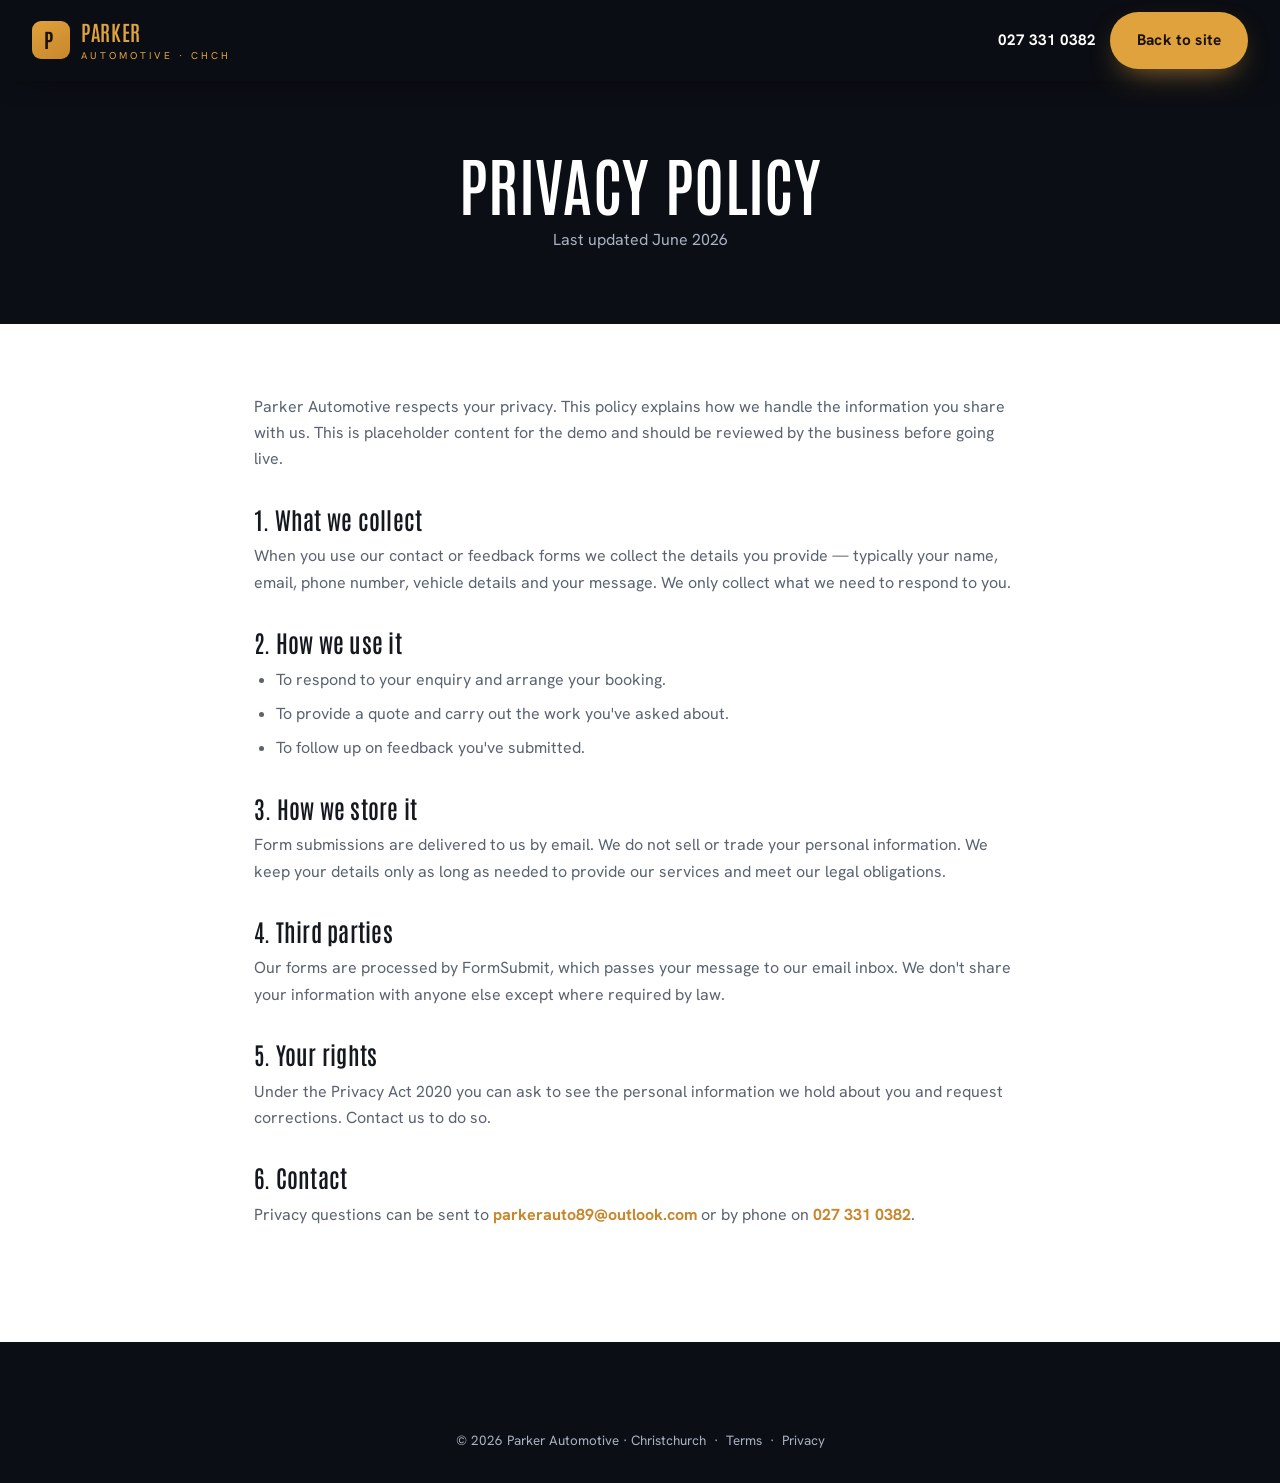
<file: privacy.html>
<!DOCTYPE html>
<html lang="en-NZ">
<head>
<meta charset="UTF-8">
<meta name="viewport" content="width=device-width, initial-scale=1.0">
<title>Privacy Policy | Parker Automotive, Christchurch</title>
<meta name="description" content="Privacy policy for Parker Automotive, Christchurch.">
<link rel="icon" href="data:image/svg+xml,<svg xmlns='http://www.w3.org/2000/svg' viewBox='0 0 100 100'><rect width='100' height='100' rx='20' fill='%230b0e14'/><text x='50' y='70' font-family='Arial' font-size='58' font-weight='700' fill='%23e0a23c' text-anchor='middle'>P</text></svg>">
<link rel="preconnect" href="https://fonts.googleapis.com">
<link rel="preconnect" href="https://fonts.gstatic.com" crossorigin>
<link href="https://fonts.googleapis.com/css2?family=Antonio:wght@300;400;500;600;700&family=Hanken+Grotesk:wght@400;500;600;700;800&display=swap" rel="stylesheet">
<link rel="stylesheet" href="styles.css">
</head>
<body>

<header class="nav scrolled">
  <a class="brand" href="index.html"><span class="mark">P</span><span><b>Parker</b><span>Automotive · CHCH</span></span></a>
  <div class="nav-cta">
    <a class="nav-phone" href="tel:+64273310382">027 331 0382</a>
    <a class="btn btn-primary" href="index.html">Back to site</a>
  </div>
</header>

<section class="page-hero">
  <div class="container"><h1>Privacy Policy</h1><p>Last updated June 2026</p></div>
</section>

<section class="legal">
  <div class="container" style="max-width:820px">
    <p>Parker Automotive respects your privacy. This policy explains how we handle the information you share with us. This is placeholder content for the demo and should be reviewed by the business before going live.</p>

    <h2>1. What we collect</h2>
    <p>When you use our contact or feedback forms we collect the details you provide — typically your name, email, phone number, vehicle details and your message. We only collect what we need to respond to you.</p>

    <h2>2. How we use it</h2>
    <ul>
      <li>To respond to your enquiry and arrange your booking.</li>
      <li>To provide a quote and carry out the work you've asked about.</li>
      <li>To follow up on feedback you've submitted.</li>
    </ul>

    <h2>3. How we store it</h2>
    <p>Form submissions are delivered to us by email. We do not sell or trade your personal information. We keep your details only as long as needed to provide our services and meet our legal obligations.</p>

    <h2>4. Third parties</h2>
    <p>Our forms are processed by FormSubmit, which passes your message to our email inbox. We don't share your information with anyone else except where required by law.</p>

    <h2>5. Your rights</h2>
    <p>Under the Privacy Act 2020 you can ask to see the personal information we hold about you and request corrections. Contact us to do so.</p>

    <h2>6. Contact</h2>
    <p>Privacy questions can be sent to <a href="mailto:parkerauto89@outlook.com" style="color:var(--accent-deep);font-weight:700">parkerauto89@outlook.com</a> or by phone on <a href="tel:+64273310382" style="color:var(--accent-deep);font-weight:700">027 331 0382</a>.</p>
  </div>
</section>

<footer class="footer">
  <div class="container">
    <div class="footer-bottom" style="border:0;justify-content:center">
      <span>© <span id="yr"></span> Parker Automotive · Christchurch &nbsp;·&nbsp; <a href="terms.html">Terms</a> &nbsp;·&nbsp; <a href="privacy.html">Privacy</a></span>
    </div>
  </div>
</footer>
<script>document.getElementById('yr').textContent=new Date().getFullYear();</script>
</body>
</html>
</file>
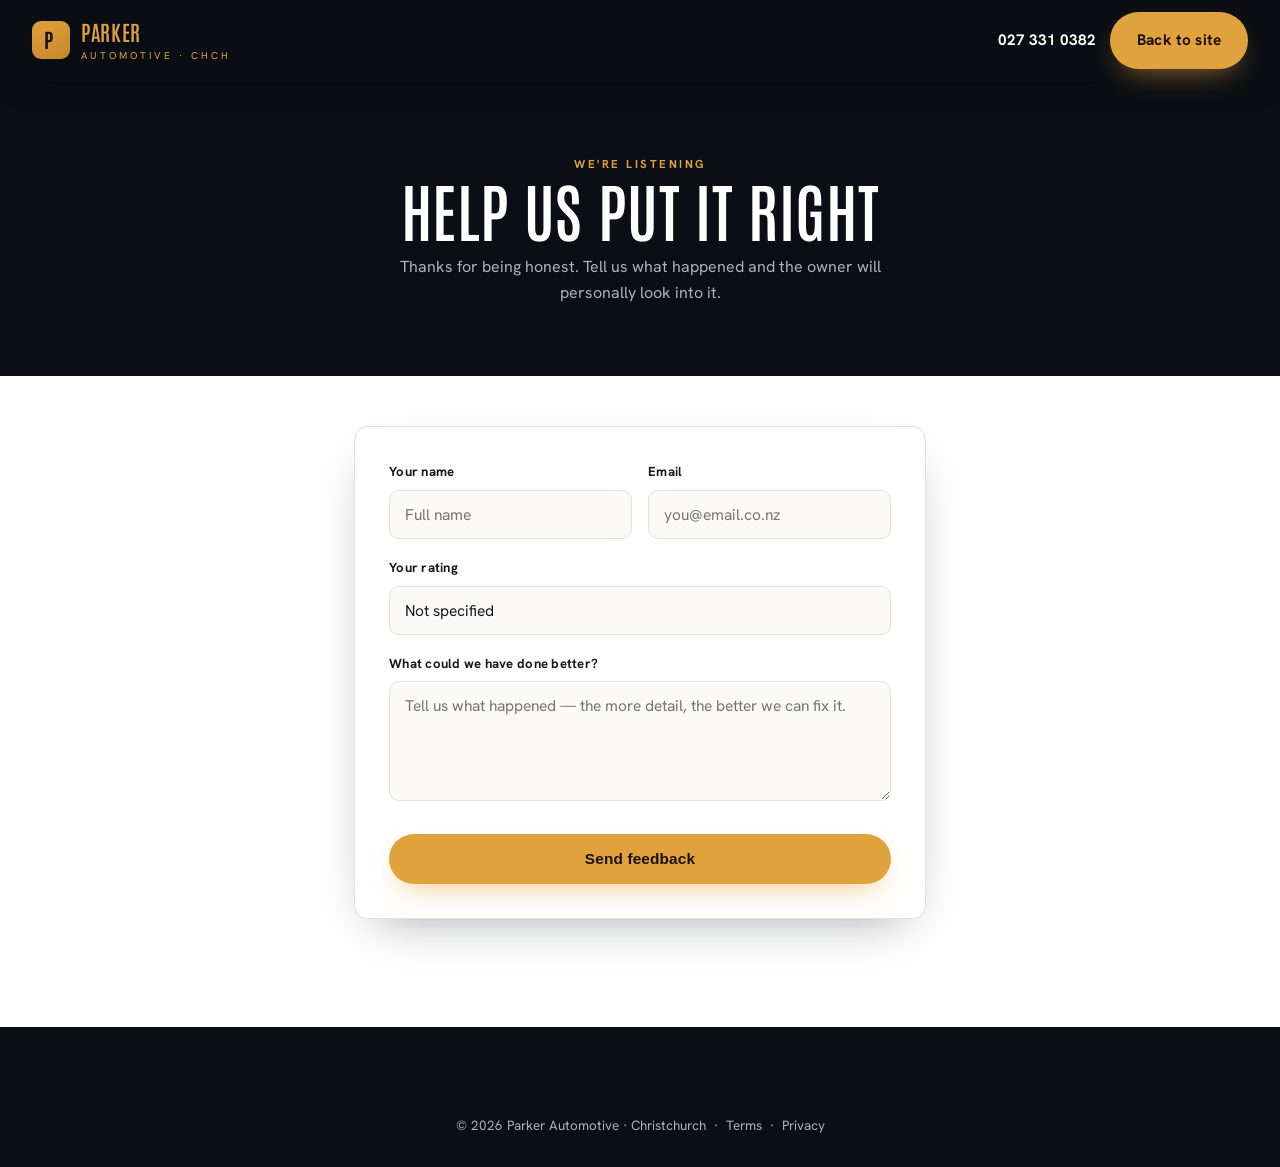
<file: private.html>
<!DOCTYPE html>
<html lang="en-NZ">
<head>
<meta charset="UTF-8">
<meta name="viewport" content="width=device-width, initial-scale=1.0">
<title>Share Your Feedback | Parker Automotive, Christchurch</title>
<meta name="description" content="Tell Parker Automotive how we can do better. Your feedback goes straight to the owner.">
<link rel="icon" href="data:image/svg+xml,<svg xmlns='http://www.w3.org/2000/svg' viewBox='0 0 100 100'><rect width='100' height='100' rx='20' fill='%230b0e14'/><text x='50' y='70' font-family='Arial' font-size='58' font-weight='700' fill='%23e0a23c' text-anchor='middle'>P</text></svg>">
<link rel="preconnect" href="https://fonts.googleapis.com">
<link rel="preconnect" href="https://fonts.gstatic.com" crossorigin>
<link href="https://fonts.googleapis.com/css2?family=Antonio:wght@300;400;500;600;700&family=Hanken+Grotesk:wght@400;500;600;700;800&display=swap" rel="stylesheet">
<link rel="stylesheet" href="styles.css">
</head>
<body>

<header class="nav scrolled">
  <a class="brand" href="index.html"><span class="mark">P</span><span><b>Parker</b><span>Automotive · CHCH</span></span></a>
  <div class="nav-cta">
    <a class="nav-phone" href="tel:+64273310382">027 331 0382</a>
    <a class="btn btn-primary" href="index.html">Back to site</a>
  </div>
</header>

<section class="page-hero">
  <div class="container review-wrap">
    <span class="eyebrow" style="color:var(--accent)">We're listening</span>
    <h1>Help us put it right</h1>
    <p>Thanks for being honest. Tell us what happened and the owner will personally look into it.</p>
  </div>
</section>

<section class="section" style="padding-top:50px">
  <div class="container" style="max-width:620px">
    <div id="thanks" style="display:none;text-align:center;background:var(--bone);border:1px solid var(--line);border-radius:var(--radius);padding:46px 30px">
      <div style="font-size:2.4rem;color:var(--accent)">✓</div>
      <h2 style="text-transform:none;margin:10px 0 8px;font-size:1.6rem">Thank you</h2>
      <p style="color:var(--muted)">Your feedback has been sent to Parker Automotive. We genuinely appreciate you taking the time, and we'll be in touch if needed.</p>
      <a class="btn btn-dark" href="index.html" style="margin-top:18px">Back to home</a>
    </div>

    <form id="fbForm" action="https://formsubmit.co/parkerauto89@outlook.com" method="POST">
      <input type="hidden" name="_subject" value="Private feedback — Parker Automotive website">
      <input type="hidden" name="_captcha" value="false">
      <input type="hidden" name="_template" value="table">
      <div class="field-row">
        <div class="field">
          <label for="name">Your name</label>
          <input type="text" id="name" name="name" placeholder="Full name" required>
        </div>
        <div class="field">
          <label for="email">Email</label>
          <input type="email" id="email" name="email" placeholder="you@email.co.nz" required>
        </div>
      </div>
      <div class="field">
        <label for="rating">Your rating</label>
        <input type="text" id="rating" name="rating" readonly>
      </div>
      <div class="field">
        <label for="feedback">What could we have done better?</label>
        <textarea id="feedback" name="feedback" placeholder="Tell us what happened — the more detail, the better we can fix it." required></textarea>
      </div>
      <button type="submit" class="btn btn-primary">Send feedback</button>
    </form>
  </div>
</section>

<footer class="footer">
  <div class="container">
    <div class="footer-bottom" style="border:0;justify-content:center">
      <span>© <span id="yr"></span> Parker Automotive · Christchurch &nbsp;·&nbsp; <a href="terms.html">Terms</a> &nbsp;·&nbsp; <a href="privacy.html">Privacy</a></span>
    </div>
  </div>
</footer>

<script>
  document.getElementById('yr').textContent=new Date().getFullYear();
  // Pre-fill rating from URL
  var params=new URLSearchParams(window.location.search);
  var r=params.get('rating');
  var ratingField=document.getElementById('rating');
  ratingField.value = (r? r : '') + (r? ' out of 5 stars' : 'Not specified');
  if(!r){ratingField.value='Not specified';}
  // Show success state after submit (FormSubmit AJAX endpoint)
  var form=document.getElementById('fbForm');
  form.addEventListener('submit',function(e){
    e.preventDefault();
    var data=new FormData(form);
    fetch('https://formsubmit.co/ajax/parkerauto89@outlook.com',{
      method:'POST',headers:{'Accept':'application/json'},body:data
    }).then(function(){showThanks();}).catch(function(){showThanks();});
  });
  function showThanks(){
    form.style.display='none';
    document.getElementById('thanks').style.display='block';
    window.scrollTo({top:0,behavior:'smooth'});
  }
</script>
</body>
</html>
</file>
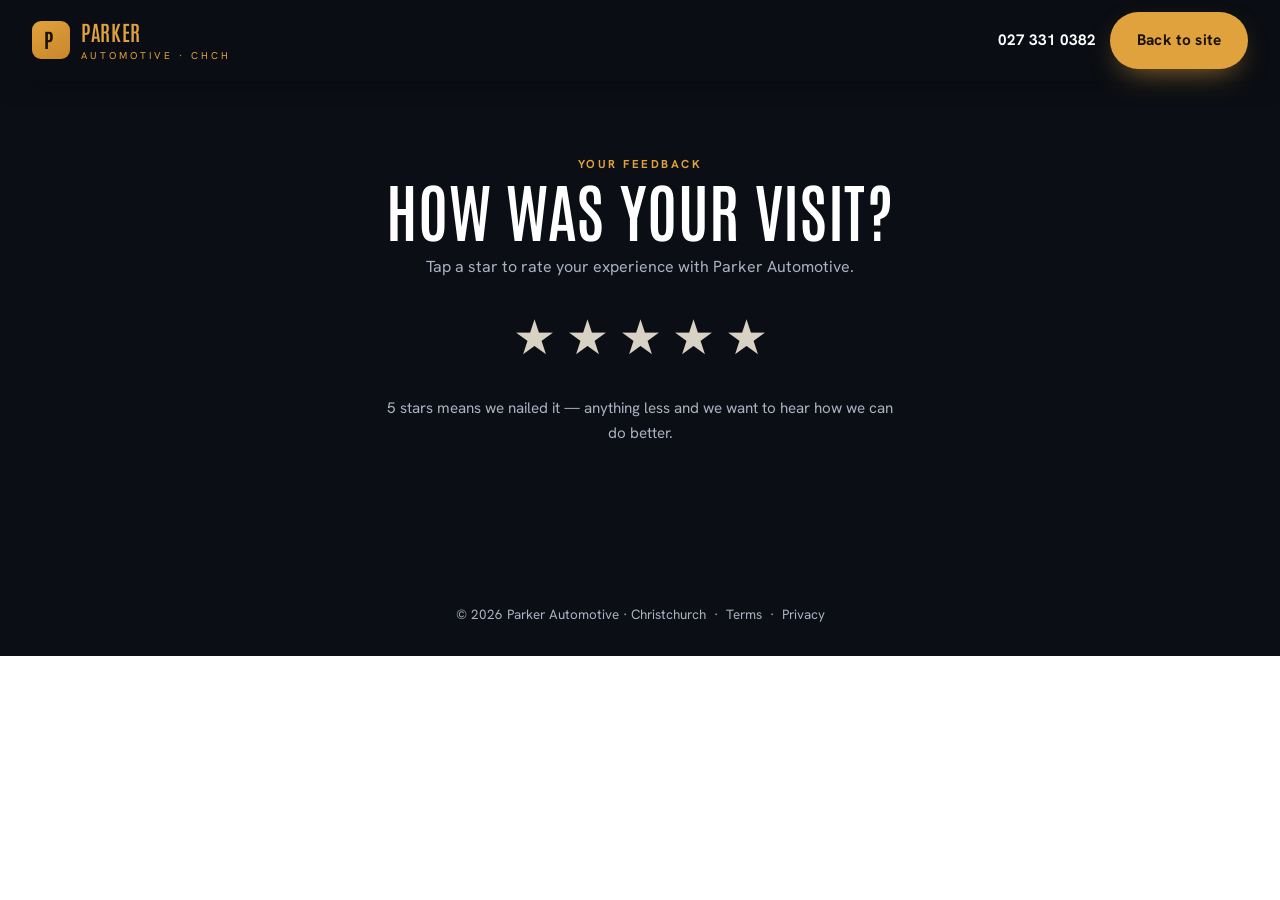
<file: review.html>
<!DOCTYPE html>
<html lang="en-NZ">
<head>
<meta charset="UTF-8">
<meta name="viewport" content="width=device-width, initial-scale=1.0">
<title>Leave a Review | Parker Automotive, Christchurch</title>
<meta name="description" content="Tell us how we did. Rate your experience with Parker Automotive in Christchurch.">
<link rel="icon" href="data:image/svg+xml,<svg xmlns='http://www.w3.org/2000/svg' viewBox='0 0 100 100'><rect width='100' height='100' rx='20' fill='%230b0e14'/><text x='50' y='70' font-family='Arial' font-size='58' font-weight='700' fill='%23e0a23c' text-anchor='middle'>P</text></svg>">
<link rel="preconnect" href="https://fonts.googleapis.com">
<link rel="preconnect" href="https://fonts.gstatic.com" crossorigin>
<link href="https://fonts.googleapis.com/css2?family=Antonio:wght@300;400;500;600;700&family=Hanken+Grotesk:wght@400;500;600;700;800&display=swap" rel="stylesheet">
<link rel="stylesheet" href="styles.css">
</head>
<body>

<div class="intro"><div class="mark-lg">PARKER <em>AUTOMOTIVE</em></div></div>

<header class="nav scrolled">
  <a class="brand" href="index.html"><span class="mark">P</span><span><b>Parker</b><span>Automotive · CHCH</span></span></a>
  <div class="nav-cta">
    <a class="nav-phone" href="tel:+64273310382">027 331 0382</a>
    <a class="btn btn-primary" href="index.html">Back to site</a>
  </div>
</header>

<section class="page-hero">
  <div class="container review-wrap">
    <span class="eyebrow" style="color:var(--accent)">Your feedback</span>
    <h1>How was your visit?</h1>
    <p>Tap a star to rate your experience with Parker Automotive.</p>
    <div class="star-pick" id="stars">
      <button data-v="1" aria-label="1 star">★</button>
      <button data-v="2" aria-label="2 stars">★</button>
      <button data-v="3" aria-label="3 stars">★</button>
      <button data-v="4" aria-label="4 stars">★</button>
      <button data-v="5" aria-label="5 stars">★</button>
    </div>
    <p class="review-note">5 stars means we nailed it — anything less and we want to hear how we can do better.</p>
  </div>
</section>

<footer class="footer">
  <div class="container">
    <div class="footer-bottom" style="border:0;justify-content:center">
      <span>© <span id="yr"></span> Parker Automotive · Christchurch &nbsp;·&nbsp; <a href="terms.html">Terms</a> &nbsp;·&nbsp; <a href="privacy.html">Privacy</a></span>
    </div>
  </div>
</footer>

<script>
  document.getElementById('yr').textContent=new Date().getFullYear();
  setTimeout(function(){var i=document.querySelector('.intro');if(i)i.classList.add('done');},700);
  // Replace with the real Google review link once the Business Profile is live.
  var GOOGLE_REVIEW_URL = "https://g.page/r/PLACEHOLDER";
  var stars = document.querySelectorAll('#stars button');
  stars.forEach(function(btn){
    btn.addEventListener('mouseenter',function(){
      var v=+btn.dataset.v;stars.forEach(function(s){s.classList.toggle('lit',+s.dataset.v<=v);});
    });
    btn.addEventListener('mouseleave',function(){stars.forEach(function(s){s.classList.remove('lit');});});
    btn.addEventListener('click',function(){
      var v=+btn.dataset.v;
      if(v>=4){window.location.href=GOOGLE_REVIEW_URL;}
      else{window.location.href='private.html?rating='+v;}
    });
  });
</script>
</body>
</html>
</file>
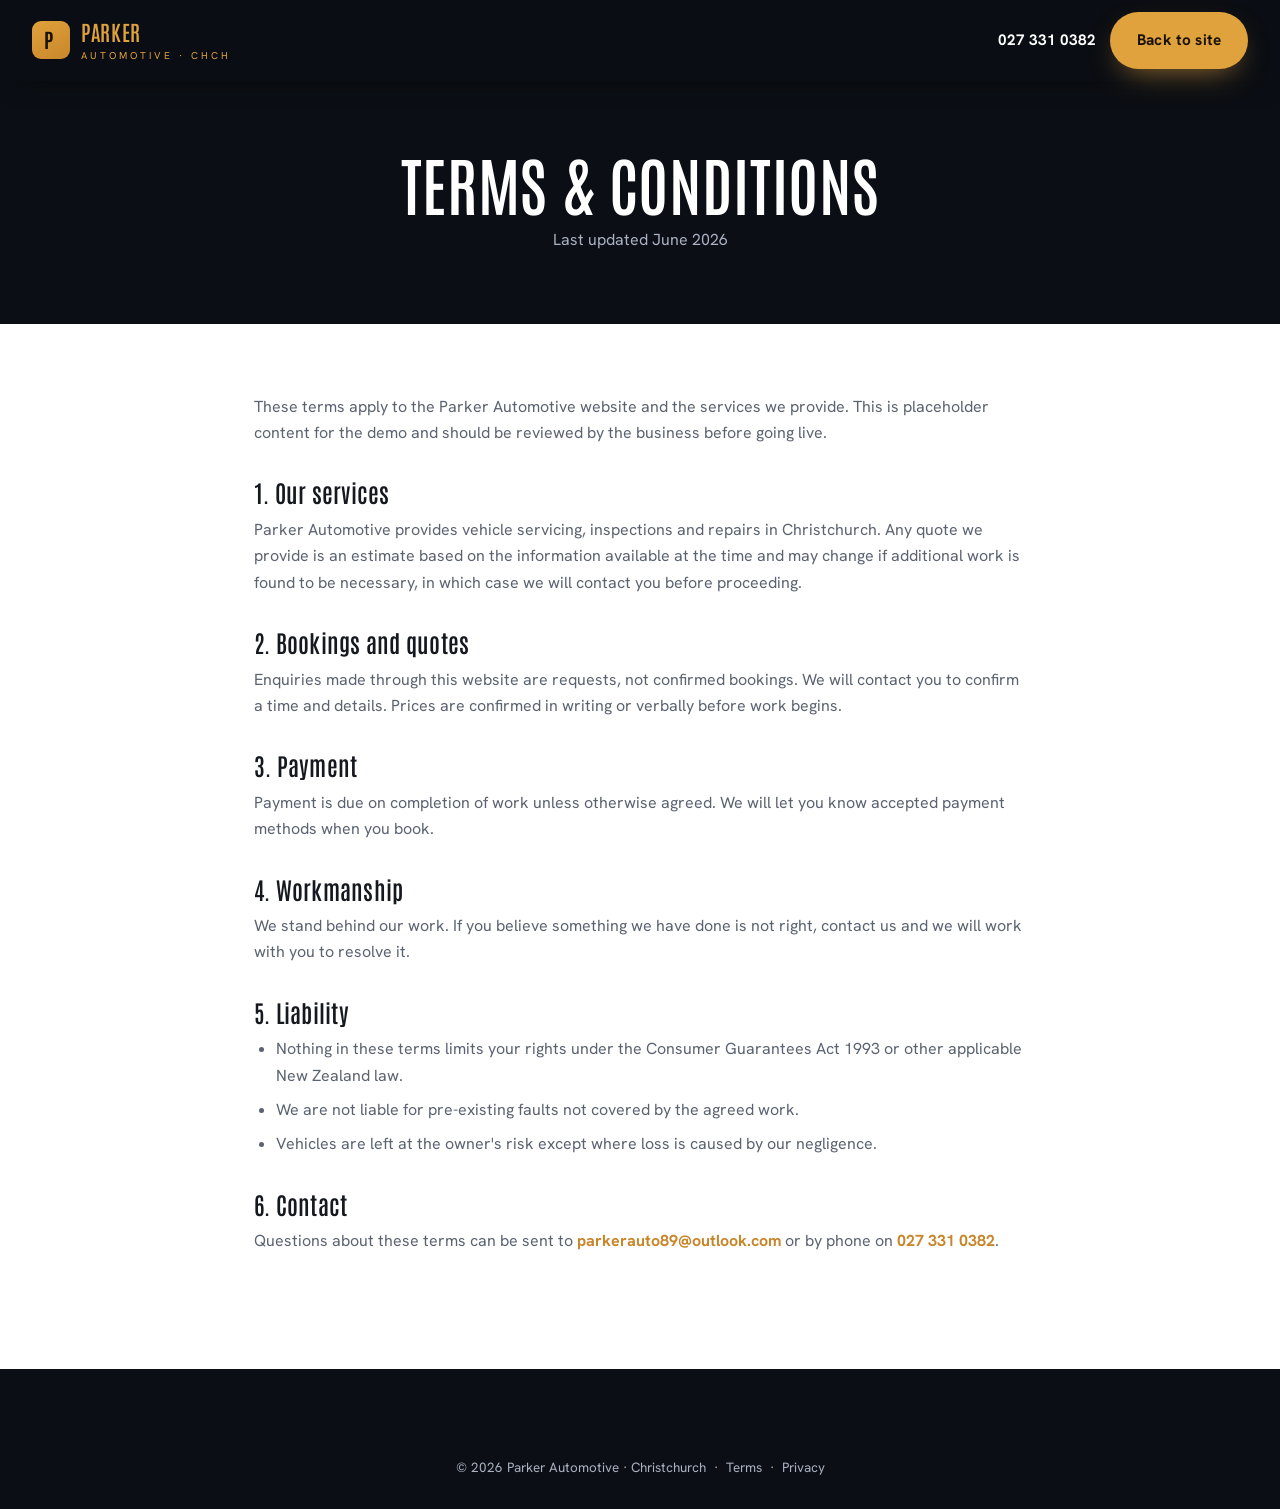
<file: terms.html>
<!DOCTYPE html>
<html lang="en-NZ">
<head>
<meta charset="UTF-8">
<meta name="viewport" content="width=device-width, initial-scale=1.0">
<title>Terms &amp; Conditions | Parker Automotive, Christchurch</title>
<meta name="description" content="Terms and conditions for Parker Automotive, Christchurch.">
<link rel="icon" href="data:image/svg+xml,<svg xmlns='http://www.w3.org/2000/svg' viewBox='0 0 100 100'><rect width='100' height='100' rx='20' fill='%230b0e14'/><text x='50' y='70' font-family='Arial' font-size='58' font-weight='700' fill='%23e0a23c' text-anchor='middle'>P</text></svg>">
<link rel="preconnect" href="https://fonts.googleapis.com">
<link rel="preconnect" href="https://fonts.gstatic.com" crossorigin>
<link href="https://fonts.googleapis.com/css2?family=Antonio:wght@300;400;500;600;700&family=Hanken+Grotesk:wght@400;500;600;700;800&display=swap" rel="stylesheet">
<link rel="stylesheet" href="styles.css">
</head>
<body>

<header class="nav scrolled">
  <a class="brand" href="index.html"><span class="mark">P</span><span><b>Parker</b><span>Automotive · CHCH</span></span></a>
  <div class="nav-cta">
    <a class="nav-phone" href="tel:+64273310382">027 331 0382</a>
    <a class="btn btn-primary" href="index.html">Back to site</a>
  </div>
</header>

<section class="page-hero">
  <div class="container"><h1>Terms &amp; Conditions</h1><p>Last updated June 2026</p></div>
</section>

<section class="legal">
  <div class="container" style="max-width:820px">
    <p>These terms apply to the Parker Automotive website and the services we provide. This is placeholder content for the demo and should be reviewed by the business before going live.</p>

    <h2>1. Our services</h2>
    <p>Parker Automotive provides vehicle servicing, inspections and repairs in Christchurch. Any quote we provide is an estimate based on the information available at the time and may change if additional work is found to be necessary, in which case we will contact you before proceeding.</p>

    <h2>2. Bookings and quotes</h2>
    <p>Enquiries made through this website are requests, not confirmed bookings. We will contact you to confirm a time and details. Prices are confirmed in writing or verbally before work begins.</p>

    <h2>3. Payment</h2>
    <p>Payment is due on completion of work unless otherwise agreed. We will let you know accepted payment methods when you book.</p>

    <h2>4. Workmanship</h2>
    <p>We stand behind our work. If you believe something we have done is not right, contact us and we will work with you to resolve it.</p>

    <h2>5. Liability</h2>
    <ul>
      <li>Nothing in these terms limits your rights under the Consumer Guarantees Act 1993 or other applicable New Zealand law.</li>
      <li>We are not liable for pre-existing faults not covered by the agreed work.</li>
      <li>Vehicles are left at the owner's risk except where loss is caused by our negligence.</li>
    </ul>

    <h2>6. Contact</h2>
    <p>Questions about these terms can be sent to <a href="mailto:parkerauto89@outlook.com" style="color:var(--accent-deep);font-weight:700">parkerauto89@outlook.com</a> or by phone on <a href="tel:+64273310382" style="color:var(--accent-deep);font-weight:700">027 331 0382</a>.</p>
  </div>
</section>

<footer class="footer">
  <div class="container">
    <div class="footer-bottom" style="border:0;justify-content:center">
      <span>© <span id="yr"></span> Parker Automotive · Christchurch &nbsp;·&nbsp; <a href="terms.html">Terms</a> &nbsp;·&nbsp; <a href="privacy.html">Privacy</a></span>
    </div>
  </div>
</footer>
<script>document.getElementById('yr').textContent=new Date().getFullYear();</script>
</body>
</html>
</file>
<file: styles.css>
/* Parker Automotive — Premium archetype
   Fonts: Antonio (display) + Hanken Grotesk (body) */

:root{
  --ink:#0b0e14;          /* near-black navy anchor */
  --ink-2:#11151f;
  --ink-3:#1a2030;
  --bone:#f4f1ea;         /* warm light band */
  --paper:#ffffff;
  --text:#15181f;
  --muted:#5b6270;
  --line:#e6e2d9;
  --accent:#e0a23c;       /* warm amber */
  --accent-deep:#c8862a;
  --accent-soft:rgba(224,162,60,.14);
  --radius:14px;
  --shadow:0 18px 50px -24px rgba(11,14,20,.45);
  --maxw:1180px;
  --ease:cubic-bezier(.22,.61,.36,1);
}

*{box-sizing:border-box;margin:0;padding:0}
html{scroll-behavior:smooth}
body{
  font-family:"Hanken Grotesk",system-ui,sans-serif;
  color:var(--text);
  background:var(--paper);
  line-height:1.65;
  -webkit-font-smoothing:antialiased;
  overflow-x:hidden;
}
img{display:block;max-width:100%}
a{color:inherit;text-decoration:none}

h1,h2,h3,.display{
  font-family:"Antonio",sans-serif;
  font-weight:600;
  line-height:1.02;
  letter-spacing:.01em;
  text-transform:uppercase;
}
.container{max-width:var(--maxw);margin:0 auto;padding:0 24px}
.eyebrow{
  font-family:"Hanken Grotesk",sans-serif;
  text-transform:uppercase;
  letter-spacing:.22em;
  font-size:.72rem;
  font-weight:700;
  color:var(--accent-deep);
  display:inline-block;
}
.section{padding:108px 0}
.section--bone{background:var(--bone)}
.section--ink{background:var(--ink);color:#e9ecf3}
.section-head{max-width:680px;margin-bottom:54px}
.section-head h2{font-size:clamp(2.1rem,5vw,3.4rem);margin:14px 0 16px}
.section-head p{color:var(--muted);font-size:1.06rem}
.section--ink .section-head p{color:#aab2c2}

/* Buttons */
.btn{
  display:inline-flex;align-items:center;gap:.55rem;
  font-weight:700;font-size:.96rem;
  padding:15px 26px;border-radius:999px;
  border:1px solid transparent;cursor:pointer;
  transition:transform .25s var(--ease),background .25s,box-shadow .25s,color .25s;
  letter-spacing:.01em;
}
.btn-primary{background:var(--accent);color:#1a1205;box-shadow:0 12px 30px -12px rgba(224,162,60,.7)}
.btn-primary:hover{background:#efb255;transform:translateY(-2px)}
.btn-ghost{background:transparent;color:#fff;border-color:rgba(255,255,255,.4)}
.btn-ghost:hover{background:rgba(255,255,255,.1);transform:translateY(-2px)}
.btn-dark{background:var(--ink);color:#fff}
.btn-dark:hover{background:var(--ink-3);transform:translateY(-2px)}

/* Nav */
.nav{
  position:fixed;top:0;left:0;right:0;z-index:50;
  display:flex;align-items:center;justify-content:space-between;
  padding:18px 32px;
  transition:background .3s,padding .3s,box-shadow .3s;
}
.nav.scrolled{background:rgba(11,14,20,.92);backdrop-filter:blur(10px);padding:12px 32px;box-shadow:0 10px 30px -18px rgba(0,0,0,.6)}
.brand{display:flex;align-items:center;gap:11px;color:#fff}
.brand .mark{
  width:38px;height:38px;border-radius:9px;
  background:linear-gradient(150deg,var(--accent),var(--accent-deep));
  display:grid;place-items:center;color:#1a1205;font-family:"Antonio";font-weight:700;font-size:1.25rem;
}
.brand b{font-family:"Antonio";font-weight:600;font-size:1.32rem;letter-spacing:.03em;text-transform:uppercase}
.brand span{display:block;font-size:.62rem;letter-spacing:.3em;color:var(--accent);text-transform:uppercase;margin-top:-2px}
.nav-links{display:flex;align-items:center;gap:30px}
.nav-links a{color:#dfe3ec;font-size:.92rem;font-weight:600;transition:color .2s}
.nav-links a:hover{color:var(--accent)}
.nav-cta{display:flex;align-items:center;gap:14px}
.nav-phone{color:#fff;font-weight:700;font-size:.95rem;display:flex;align-items:center;gap:7px}
.nav-phone svg{color:var(--accent)}
.burger{display:none;background:none;border:0;color:#fff;cursor:pointer}

/* Hero */
.hero{position:relative;min-height:100vh;display:flex;align-items:center;background:var(--ink);overflow:hidden}
.hero-slides{position:absolute;inset:0;z-index:0}
.hero-slide{
  position:absolute;inset:0;background-size:cover;background-position:center;
  opacity:0;transition:opacity 1.6s ease;filter:saturate(.85) contrast(1.05);
  transform:scale(1.04);
}
.hero-slide.active{opacity:1}
.hero-overlay{position:absolute;inset:0;z-index:1;
  background:linear-gradient(105deg,rgba(11,14,20,.9) 0%,rgba(11,14,20,.66) 48%,rgba(11,14,20,.42) 100%);}
.hero-inner{position:relative;z-index:2;color:#fff;padding:130px 0 90px;max-width:780px}
.hero-inner .eyebrow{color:var(--accent)}
.hero h1{font-size:clamp(2.7rem,7vw,5.2rem);margin:18px 0 22px;color:#fff;font-weight:600}
.hero h1 em{font-style:normal;color:var(--accent)}
.hero-sub{font-size:1.16rem;color:#d4d9e3;max-width:560px;margin-bottom:34px;line-height:1.6}
.hero-actions{display:flex;gap:14px;flex-wrap:wrap}
.scroll-cue{position:absolute;bottom:26px;left:50%;transform:translateX(-50%);z-index:2;color:#aab2c2;font-size:.7rem;letter-spacing:.25em;text-transform:uppercase;display:flex;flex-direction:column;align-items:center;gap:8px}
.scroll-cue .line{width:1px;height:34px;background:linear-gradient(var(--accent),transparent);animation:cue 1.8s var(--ease) infinite}
@keyframes cue{0%{transform:scaleY(.3);transform-origin:top}50%{transform:scaleY(1);transform-origin:top}100%{transform:scaleY(.3);transform-origin:bottom}}

/* Trust strip */
.trust{background:var(--ink-2);color:#e9ecf3;border-top:1px solid rgba(255,255,255,.06)}
.trust-grid{display:grid;grid-template-columns:repeat(3,1fr);gap:30px;padding:46px 0}
.trust-item{display:flex;gap:16px;align-items:flex-start}
.trust-item .ic{flex:0 0 auto;width:46px;height:46px;border-radius:11px;background:var(--accent-soft);display:grid;place-items:center;color:var(--accent)}
.trust-item h4{font-family:"Hanken Grotesk";text-transform:none;font-weight:700;font-size:1.02rem;margin-bottom:3px;letter-spacing:0}
.trust-item p{color:#9aa3b4;font-size:.92rem;line-height:1.5}

/* Services */
.cards{display:grid;grid-template-columns:repeat(3,1fr);gap:22px}
.card{
  background:var(--paper);border:1px solid var(--line);border-radius:var(--radius);
  padding:32px 28px;transition:transform .3s var(--ease),box-shadow .3s,border-color .3s;
}
.card:hover{transform:translateY(-6px);box-shadow:var(--shadow);border-color:transparent}
.card .ic{width:50px;height:50px;border-radius:12px;background:var(--accent-soft);display:grid;place-items:center;color:var(--accent-deep);margin-bottom:20px}
.card h3{font-size:1.45rem;margin-bottom:9px;text-transform:none;letter-spacing:.01em;font-weight:600}
.card p{color:var(--muted);font-size:.96rem}

/* About */
.about-grid{display:grid;grid-template-columns:1fr 1fr;gap:60px;align-items:center}
.about-media{position:relative}
.about-media img{width:100%;aspect-ratio:4/3;object-fit:cover;border-radius:var(--radius);filter:saturate(.85) contrast(1.05)}
.about-media .tag{position:absolute;left:-10px;bottom:24px;background:var(--accent);color:#1a1205;font-weight:700;padding:13px 20px;border-radius:11px;font-size:.9rem;box-shadow:var(--shadow)}
.about-copy h2{font-size:clamp(2rem,4.5vw,3rem);margin:14px 0 18px}
.about-copy p{color:var(--muted);margin-bottom:16px}
.checklist{list-style:none;margin-top:26px;display:grid;gap:14px}
.checklist li{display:flex;gap:12px;align-items:flex-start;font-weight:600;color:var(--text)}
.checklist .tick{flex:0 0 auto;width:26px;height:26px;border-radius:50%;background:var(--accent-soft);color:var(--accent-deep);display:grid;place-items:center}

/* Crew */
.badge{display:inline-block;background:var(--accent-soft);color:var(--accent-deep);font-weight:700;font-size:.72rem;letter-spacing:.16em;text-transform:uppercase;padding:6px 14px;border-radius:999px;margin-bottom:16px}
.crew{display:grid;grid-template-columns:repeat(3,1fr);gap:22px}
.crew-card{background:var(--paper);border:1px solid var(--line);border-radius:var(--radius);padding:32px 26px;text-align:center;transition:transform .3s var(--ease),box-shadow .3s}
.crew-card:hover{transform:translateY(-6px);box-shadow:var(--shadow)}
.avatar{width:78px;height:78px;border-radius:50%;margin:0 auto 18px;display:grid;place-items:center;
  background:var(--ink);color:var(--accent);font-family:"Antonio";font-size:1.6rem;font-weight:600;
  box-shadow:0 0 0 3px var(--accent),0 0 0 9px rgba(224,162,60,.16)}
.crew-card h3{text-transform:none;font-size:1.3rem;margin-bottom:4px;font-weight:600}
.crew-card p{color:var(--muted);font-size:.92rem}

/* Reviews */
.reviews{display:grid;grid-template-columns:repeat(3,1fr);gap:22px}
.review-card{background:var(--paper);border:1px solid var(--line);border-radius:var(--radius);padding:30px 28px}
.stars{color:var(--accent);letter-spacing:3px;font-size:1.05rem;margin-bottom:14px}
.review-card p{color:var(--text);font-size:1.02rem;margin-bottom:18px;line-height:1.6}
.review-card .who{font-weight:700;font-size:.95rem}
.review-card .where{color:var(--muted);font-size:.85rem}

/* Review funnel banner */
.funnel{background:var(--ink);color:#fff;text-align:center}
.funnel .container{padding-top:84px;padding-bottom:84px}
.funnel .stars{justify-content:center;font-size:1.7rem;margin:0 auto 22px;text-align:center}
.funnel h2{font-size:clamp(2rem,5vw,3.2rem);color:#fff;margin-bottom:16px}
.funnel p{color:#aab2c2;max-width:520px;margin:0 auto 30px}

/* Contact */
.contact-grid{display:grid;grid-template-columns:.85fr 1.15fr;gap:54px}
.contact-info h2{font-size:clamp(2rem,4.5vw,3rem);margin:14px 0 18px}
.contact-info p{color:var(--muted);margin-bottom:28px}
.contact-list{list-style:none;display:grid;gap:18px}
.contact-list li{display:flex;gap:14px;align-items:flex-start}
.contact-list .ic{flex:0 0 auto;width:44px;height:44px;border-radius:11px;background:var(--accent-soft);color:var(--accent-deep);display:grid;place-items:center}
.contact-list .lbl{font-size:.75rem;letter-spacing:.16em;text-transform:uppercase;color:var(--muted);font-weight:700}
.contact-list .val{font-weight:700;font-size:1.05rem;color:var(--text)}
form{background:var(--paper);border:1px solid var(--line);border-radius:var(--radius);padding:34px;box-shadow:var(--shadow)}
.field{margin-bottom:18px}
.field label{display:block;font-size:.82rem;font-weight:700;margin-bottom:7px;letter-spacing:.02em}
.field input,.field select,.field textarea{
  width:100%;padding:13px 15px;border:1px solid var(--line);border-radius:10px;
  font-family:inherit;font-size:.97rem;background:#fbfaf7;color:var(--text);transition:border-color .2s,box-shadow .2s;
}
.field input:focus,.field select:focus,.field textarea:focus{outline:none;border-color:var(--accent);box-shadow:0 0 0 3px var(--accent-soft)}
.field textarea{resize:vertical;min-height:120px}
.field-row{display:grid;grid-template-columns:1fr 1fr;gap:16px}
form .btn-primary{width:100%;justify-content:center;margin-top:6px}

/* Footer */
.footer{background:var(--ink);color:#aab2c2;padding:64px 0 30px}
.footer-grid{display:grid;grid-template-columns:1.4fr 1fr 1fr;gap:40px;margin-bottom:40px}
.footer .brand{margin-bottom:16px}
.footer p{font-size:.92rem;line-height:1.7;max-width:320px}
.footer h5{color:#fff;font-family:"Hanken Grotesk";text-transform:uppercase;letter-spacing:.12em;font-size:.78rem;margin-bottom:16px}
.footer ul{list-style:none;display:grid;gap:10px}
.footer ul a{font-size:.92rem;transition:color .2s}
.footer ul a:hover{color:var(--accent)}
.footer-bottom{border-top:1px solid rgba(255,255,255,.08);padding-top:24px;display:flex;justify-content:space-between;flex-wrap:wrap;gap:10px;font-size:.84rem}

/* Intro overlay */
.intro{position:fixed;inset:0;z-index:200;background:var(--ink);display:grid;place-items:center;transition:opacity .7s ease,visibility .7s}
.intro.done{opacity:0;visibility:hidden}
.intro .mark-lg{font-family:"Antonio";font-weight:600;font-size:2.4rem;color:#fff;letter-spacing:.05em;text-transform:uppercase;opacity:0;animation:introIn .9s var(--ease) forwards}
.intro .mark-lg em{color:var(--accent);font-style:normal}
@keyframes introIn{0%{opacity:0;transform:translateY(14px)}100%{opacity:1;transform:translateY(0)}}

/* Reveal on scroll */
.reveal{opacity:0;transform:translateY(28px);transition:opacity .7s var(--ease),transform .7s var(--ease)}
.reveal.in{opacity:1;transform:none}

/* Sub-page hero */
.page-hero{background:var(--ink);color:#fff;padding:150px 0 70px;text-align:center}
.page-hero h1{font-size:clamp(2.4rem,6vw,4rem);color:#fff}
.page-hero p{color:#aab2c2;margin-top:12px}
.legal{padding:70px 0 100px}
.legal h2{font-size:1.5rem;margin:34px 0 12px;text-transform:none;letter-spacing:.01em}
.legal p{color:var(--muted);margin-bottom:14px}
.legal ul{color:var(--muted);margin:0 0 14px 22px;display:grid;gap:8px}

/* Review page */
.review-wrap{max-width:560px;margin:0 auto;text-align:center}
.star-pick{display:flex;justify-content:center;gap:10px;margin:34px 0}
.star-pick button{background:none;border:0;font-size:3rem;color:#d8d2c4;cursor:pointer;transition:transform .15s,color .15s;line-height:1}
.star-pick button:hover,.star-pick button.lit{color:var(--accent);transform:scale(1.12)}
.review-note{color:var(--muted);font-size:.95rem;margin-top:10px}

@media (max-width:920px){
  .nav-links{display:none}
  .trust-grid,.cards,.crew,.reviews{grid-template-columns:1fr 1fr}
  .about-grid,.contact-grid,.footer-grid{grid-template-columns:1fr;gap:34px}
  .footer-grid{grid-template-columns:1fr 1fr}
}
@media (max-width:600px){
  .section{padding:74px 0}
  .trust-grid,.cards,.crew,.reviews,.footer-grid,.field-row{grid-template-columns:1fr}
  .nav{padding:14px 18px}
  .hero-actions{flex-direction:column;align-items:stretch}
  .hero-actions .btn{justify-content:center}
}
@media (prefers-reduced-motion:reduce){
  *{animation:none!important;transition:none!important}
  .hero-slide{opacity:0}.hero-slide.active{opacity:1}
  .reveal{opacity:1;transform:none}
}
</file>
